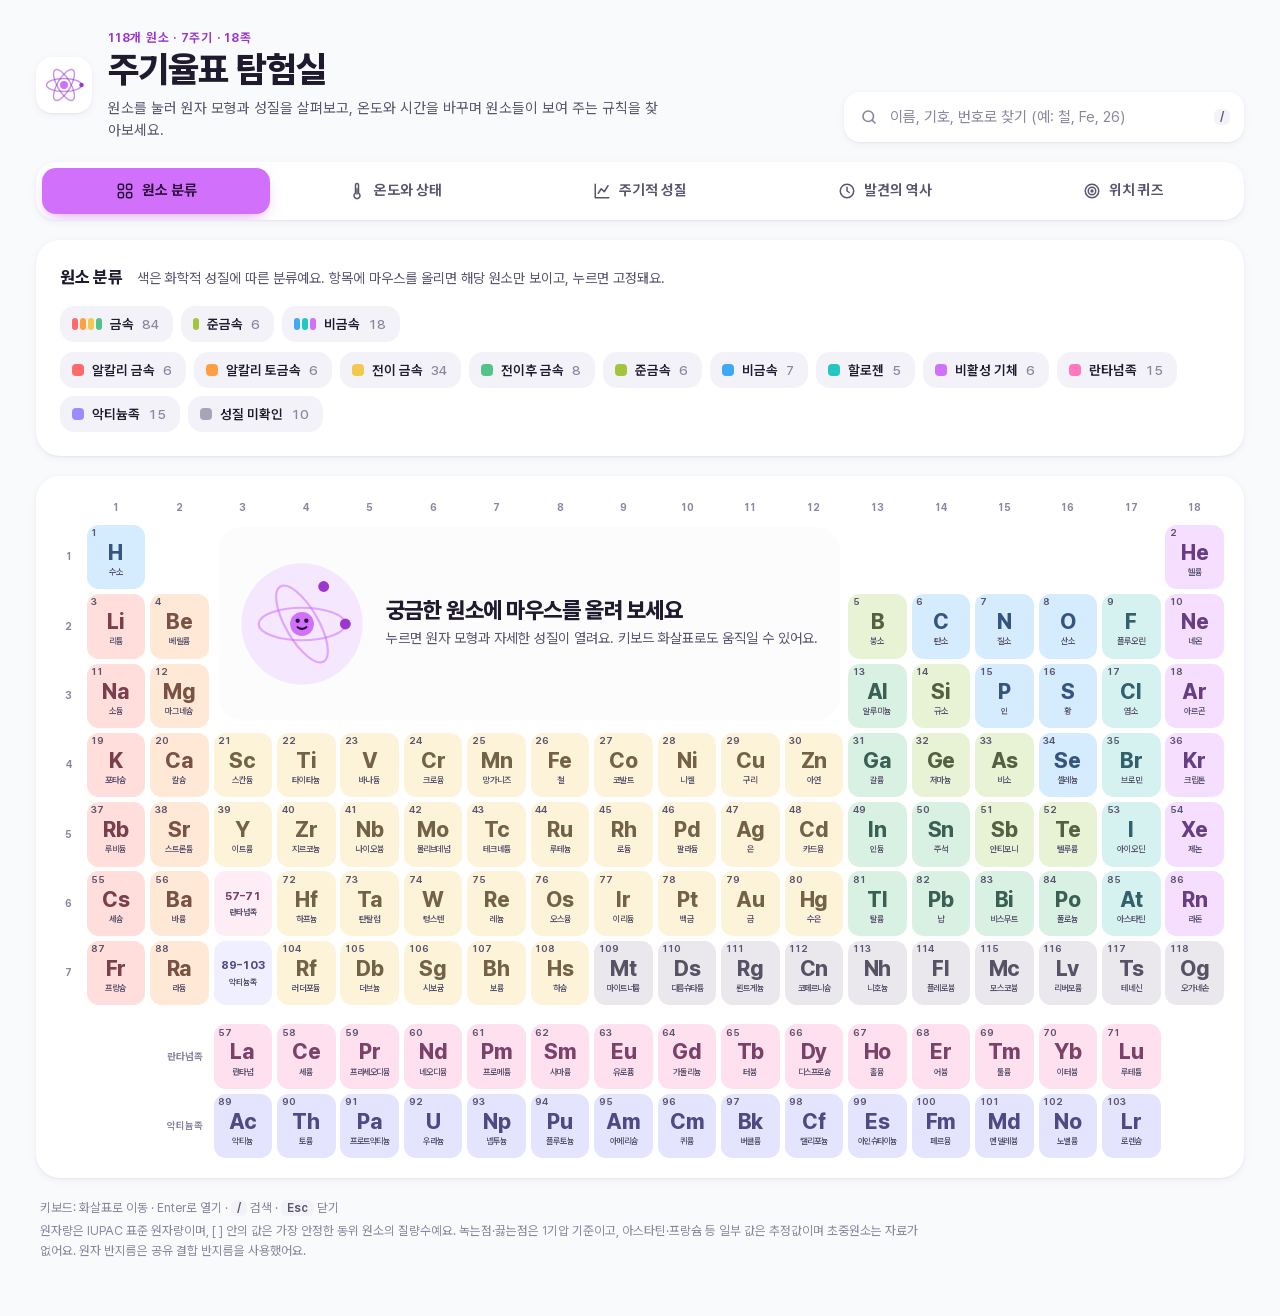
<file: index.html>
<!doctype html>
<html lang="ko">
<head>
<meta charset="utf-8">
<meta name="viewport" content="width=device-width, initial-scale=1, viewport-fit=cover">
<title>주기율표 탐험실</title>
<meta name="description" content="원소를 눌러 원자 모형과 성질을 살펴보고, 온도·성질·발견 연도를 바꾸며 주기성을 탐구하는 인터랙티브 주기율표">
<script src="fonts/tamheom-sans.js"></script>
<link rel="stylesheet" href="css/style.css">
</head>
<body>
<div class="app">

  <header class="top">
    <div class="brand">
      <div class="logo" aria-hidden="true">
        <svg viewBox="-24 -24 48 48">
          <g class="logo-orbits">
            <ellipse rx="20" ry="7.5" />
            <ellipse rx="20" ry="7.5" transform="rotate(60)" />
            <ellipse rx="20" ry="7.5" transform="rotate(120)" />
          </g>
          <circle class="logo-nuc" r="4.5" />
          <g class="logo-spin"><circle class="logo-e" cx="20" cy="0" r="2.6" /></g>
        </svg>
      </div>
      <div class="brand-text">
        <p class="eyebrow">118개 원소 · 7주기 · 18족</p>
        <h1>주기율표 탐험실</h1>
        <p class="lede">원소를 눌러 원자 모형과 성질을 살펴보고, 온도와 시간을 바꾸며 원소들이 보여 주는 규칙을 찾아보세요.</p>
      </div>
    </div>
    <label class="search" for="q">
      <svg class="s-ico" viewBox="0 0 24 24" fill="none" stroke="currentColor" stroke-width="2.2" stroke-linecap="round"><circle cx="11" cy="11" r="7"/><path d="m20 20-3.5-3.5"/></svg>
      <input id="q" type="search" autocomplete="off" spellcheck="false" placeholder="이름, 기호, 번호로 찾기 (예: 철, Fe, 26)" aria-label="원소 검색">
      <kbd aria-hidden="true">/</kbd>
    </label>
  </header>

  <nav class="tabs" role="tablist" aria-label="보기 방식" id="tabs">
    <span class="tab-ind" id="tab-ind" aria-hidden="true"></span>
    <button class="tab" role="tab" data-mode="category" aria-selected="true">
      <svg viewBox="0 0 24 24" fill="none" stroke="currentColor" stroke-width="2" stroke-linejoin="round"><rect x="3" y="3" width="7" height="7" rx="2"/><rect x="14" y="3" width="7" height="7" rx="2"/><rect x="3" y="14" width="7" height="7" rx="2"/><rect x="14" y="14" width="7" height="7" rx="2"/></svg>
      <span>원소 분류</span>
    </button>
    <button class="tab" role="tab" data-mode="state" aria-selected="false">
      <svg viewBox="0 0 24 24" fill="none" stroke="currentColor" stroke-width="2" stroke-linecap="round" stroke-linejoin="round"><path d="M14 14.76V4a2 2 0 0 0-4 0v10.76a4 4 0 1 0 4 0z"/><path d="M12 9v7"/></svg>
      <span>온도와 상태</span>
    </button>
    <button class="tab" role="tab" data-mode="trend" aria-selected="false">
      <svg viewBox="0 0 24 24" fill="none" stroke="currentColor" stroke-width="2" stroke-linecap="round" stroke-linejoin="round"><path d="M3 3v18h18"/><path d="m7 15 4-6 4 4 5-8"/></svg>
      <span>주기적 성질</span>
    </button>
    <button class="tab" role="tab" data-mode="discovery" aria-selected="false">
      <svg viewBox="0 0 24 24" fill="none" stroke="currentColor" stroke-width="2" stroke-linecap="round" stroke-linejoin="round"><circle cx="12" cy="12" r="9"/><path d="M12 7v5l3 2"/></svg>
      <span>발견의 역사</span>
    </button>
    <button class="tab" role="tab" data-mode="quiz" aria-selected="false">
      <svg viewBox="0 0 24 24" fill="none" stroke="currentColor" stroke-width="2"><circle cx="12" cy="12" r="9"/><circle cx="12" cy="12" r="5"/><circle cx="12" cy="12" r="1.2" fill="currentColor"/></svg>
      <span>위치 퀴즈</span>
    </button>
  </nav>

  <section class="card panel" id="panel" aria-live="polite">

    <div class="pane" data-pane="category">
      <div class="pane-head">
        <h2>원소 분류</h2>
        <p>색은 화학적 성질에 따른 분류예요. 항목에 마우스를 올리면 해당 원소만 보이고, 누르면 고정돼요.</p>
      </div>
      <div class="legend">
        <div class="chips" id="kind-chips"></div>
        <div class="chips" id="cat-chips"></div>
      </div>
    </div>

    <div class="pane" data-pane="state" hidden>
      <div class="pane-head">
        <h2>온도와 상태</h2>
        <p>1기압에서 온도를 바꾸면 원소가 녹고 끓어요. 슬라이더를 움직이거나 가열해 보세요.</p>
      </div>
      <div class="state-row">
        <div class="thermo">
          <span class="t-c" id="t-c">25 °C</span>
          <span class="t-k" id="t-k">298 K</span>
        </div>
        <div class="slider-wrap">
          <input class="range" id="t-range" type="range" min="0" max="1000" step="1" aria-label="온도">
          <div class="scale" id="t-scale" aria-hidden="true"></div>
        </div>
        <button class="btn primary" id="t-play" type="button">
          <svg viewBox="0 0 24 24"><path d="M7 5v14l11-7z" fill="currentColor"/></svg><span>가열하기</span>
        </button>
      </div>
      <div class="state-foot">
        <div class="chips" id="t-presets"></div>
        <div class="stats" id="t-stats"></div>
      </div>
    </div>

    <div class="pane" data-pane="trend" hidden>
      <div class="pane-head">
        <h2>주기적 성질</h2>
        <p>막대의 높이와 색이 값의 크기를 나타내요. 성질을 바꾸면서 같은 주기와 같은 족의 변화를 비교해 보세요.</p>
      </div>
      <div class="seg" id="prop-seg" role="group" aria-label="성질 선택"></div>
      <div class="trend-foot">
        <p class="prop-desc" id="prop-desc"></p>
        <div class="heat-legend" aria-hidden="true">
          <span id="h-min">0</span><span class="ramp"></span><span id="h-max">0</span>
        </div>
      </div>
    </div>

    <div class="pane" data-pane="discovery" hidden>
      <div class="pane-head">
        <h2>발견의 역사</h2>
        <p>연도를 움직이면 그때까지 알려진 원소만 나타나요. 재생을 누르면 주기율표가 채워지는 과정을 볼 수 있어요.</p>
      </div>
      <div class="state-row">
        <div class="thermo">
          <span class="t-c"><span id="y-val">1869</span>년</span>
          <span class="t-k"><b id="y-count">0</b>개 원소</span>
        </div>
        <div class="slider-wrap">
          <input class="range" id="y-range" type="range" min="1650" max="2025" step="1" aria-label="연도">
          <div class="scale" id="y-ticks" aria-hidden="true"></div>
        </div>
        <button class="btn primary" id="y-play" type="button">
          <svg viewBox="0 0 24 24"><path d="M7 5v14l11-7z" fill="currentColor"/></svg><span>재생</span>
        </button>
      </div>
      <p class="milestone" id="y-mile"></p>
    </div>

    <div class="pane" data-pane="quiz" hidden>
      <div class="quiz" id="quiz"></div>
    </div>

  </section>

  <section class="card table-card" aria-label="주기율표">
    <div class="scroller">
      <div class="pt-wrap">
        <div class="ptable loading" id="ptable" data-mode="category"></div>
      </div>
    </div>
    <div class="empty" id="empty" hidden>
      <div class="empty-card">
        <svg viewBox="0 0 120 120" aria-hidden="true">
          <circle cx="60" cy="60" r="56" style="fill:var(--primary-soft)"/>
          <path d="M50 22h20M53 22v24L34 82a10 10 0 0 0 9 15h34a10 10 0 0 0 9-15L67 46V22" style="fill:var(--surface);stroke:var(--primary-strong)" stroke-width="4" stroke-linejoin="round" stroke-linecap="round"/>
          <path d="M40 72h40l5.5 10a8 8 0 0 1-7 12H41.5a8 8 0 0 1-7-12z" style="fill:var(--primary)"/>
          <circle cx="52" cy="81" r="3" style="fill:var(--on-primary)"/>
          <circle cx="68" cy="81" r="3" style="fill:var(--on-primary)"/>
          <path d="M55.5 88q4.5 3 9 0" style="stroke:var(--on-primary)" stroke-width="2.5" fill="none" stroke-linecap="round"/>
          <circle class="bub b1" cx="61" cy="60" r="3" style="fill:var(--primary)"/>
          <circle class="bub b2" cx="56" cy="50" r="2" style="fill:var(--primary)"/>
        </svg>
        <p class="empty-title" id="empty-title">찾는 원소가 없어요</p>
        <p class="empty-sub">원소 이름(철), 기호(Fe), 원자 번호(26)나 분류 이름(할로젠)으로 찾아보세요.</p>
      </div>
    </div>
  </section>

  <section class="card chart-card" id="chart-card" hidden>
    <div class="pane-head">
      <h2 id="chart-title">원자 번호에 따른 원자 반지름</h2>
      <p>주기마다 비슷한 무늬가 되풀이되는 것을 찾아보세요. 이것이 주기성이에요.</p>
    </div>
    <div class="chart" id="chart"></div>
  </section>

  <footer class="foot">
    <p>키보드: 화살표로 이동 · Enter로 열기 · <kbd>/</kbd> 검색 · <kbd>Esc</kbd> 닫기</p>
    <p>원자량은 IUPAC 표준 원자량이며, [ ] 안의 값은 가장 안정한 동위 원소의 질량수예요. 녹는점·끓는점은 1기압 기준이고, 아스타틴·프랑슘 등 일부 값은 추정값이며 초중원소는 자료가 없어요. 원자 반지름은 공유 결합 반지름을 사용했어요.</p>
  </footer>
</div>

<div class="scrim" id="scrim"></div>
<aside class="drawer" id="drawer" aria-hidden="true" aria-labelledby="d-title" role="dialog">
  <div class="drawer-body" id="drawer-body"></div>
</aside>

<script src="js/data.js"></script>
<script src="js/core.js"></script>
<script src="js/modes.js"></script>
</body>
</html>
</file>
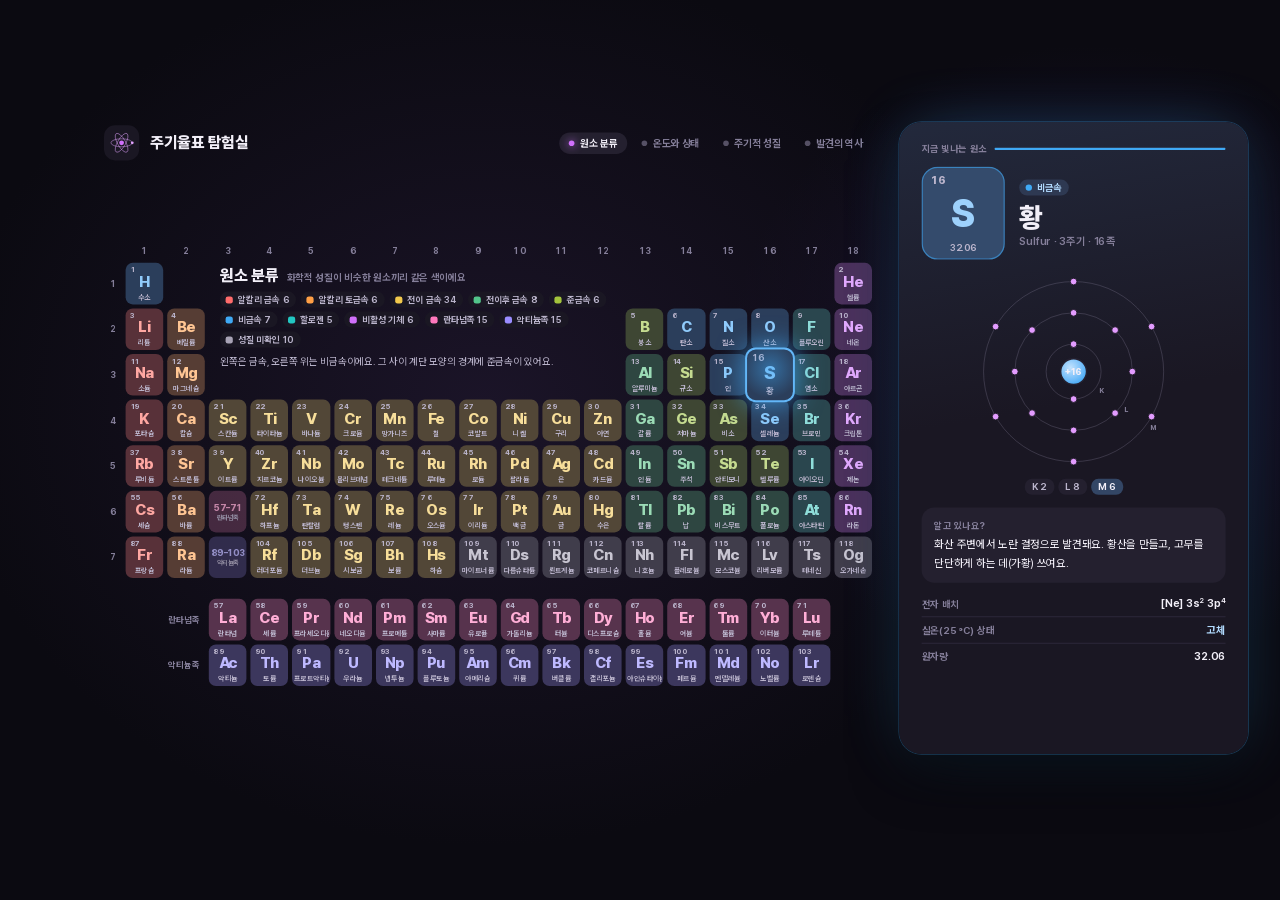
<file: wallpaper.html>
<!doctype html>
<html lang="ko" data-theme="dark">
<head>
<meta charset="utf-8">
<meta name="viewport" content="width=device-width, initial-scale=1">
<title>주기율표 배경화면</title>
<meta name="description" content="원소가 차례로 빛나고 보기 방식이 저절로 바뀌는, 바탕화면용 움직이는 주기율표">
<script src="fonts/tamheom-sans.js"></script>
<link rel="stylesheet" href="css/wallpaper.css">
</head>
<body>
<!-- 1600×900 기준으로 그리고 화면 크기에 맞춰 통째로 확대·축소해요. 왼쪽 여백은 바탕화면 아이콘 자리예요. -->
<div class="stage" id="stage">
  <header class="brand">
    <div class="logo" aria-hidden="true">
      <svg viewBox="-24 -24 48 48">
        <g class="logo-orbits">
          <ellipse rx="20" ry="7.5" />
          <ellipse rx="20" ry="7.5" transform="rotate(60)" />
          <ellipse rx="20" ry="7.5" transform="rotate(120)" />
        </g>
        <circle class="logo-nuc" r="4.5" />
        <g class="logo-spin"><circle class="logo-e" cx="20" cy="0" r="2.6" /></g>
      </svg>
    </div>
    <p class="brand-name">주기율표 탐험실</p>
    <ol class="views" id="views" aria-label="보기 순서"></ol>
  </header>

  <section class="board" aria-label="주기율표">
    <div class="wt" id="wt" data-view="category"></div>
  </section>

  <aside class="spot" id="spot" aria-live="polite"></aside>
</div>

<script src="js/data.js"></script>
<script src="js/core.js"></script>
<script src="js/wallpaper.js"></script>
</body>
</html>
</file>
<file: css/style.css>
/* Layout: 헤더(제목·검색) → 보기 탭 → 컨트롤 카드 → 주기율표 카드(빈 칸에 미리보기 창) → 성질 그래프 카드. 원소 상세는 오른쪽 서랍(모바일은 아래 시트) */
:root{
  --bg:#F8FAFC;
  --surface:#FFFFFF;
  --surface-2:#F3F2F8;
  --surface-3:#E6E3EE;
  --ink:#1F1A2E;
  --ink-2:#5A546E;
  --ink-3:#8B86A0;
  --primary:#D070FB;
  --primary-strong:#9B36D0;
  --primary-soft:#F5E7FE;
  --on-primary:#2B0A3B;
  --electron:#B24AE6;
  --good:#17905A;
  --bad:#D6453A;
  /* 원소 분류 색 */
  --c-am:#FF6B6B; --c-ae:#FF9F45; --c-tm:#F2C94C; --c-pt:#52C48A; --c-md:#A3C43C;
  --c-nm:#3FA9F5; --c-hl:#22C7C2; --c-ng:#D070FB; --c-ln:#FF78BD; --c-an:#9A8CFF; --c-uk:#A8A3B6;
  --tint:24%;
  --sym-mix:44%;
  /* 물질의 상태 */
  --solid:#7D7AA6; --liquid:#2FB4D8; --gas:#FF8A65;
  --cold:#8ED8F5; --hot:#FF8A65;
  /* 연속 색 (값의 크기) */
  --heat-lo:#F1E3FB; --heat-hi:#C47CF2;
  --shadow-sm:0 1px 2px rgba(45,20,70,.05),0 2px 8px rgba(45,20,70,.05);
  --shadow-md:0 8px 18px -6px rgba(45,20,70,.16),0 2px 6px -2px rgba(45,20,70,.08);
  --shadow-lg:0 30px 60px -16px rgba(45,20,70,.32),0 8px 20px -8px rgba(45,20,70,.12);
  --scrim:rgba(20,10,30,.35);
  --r:16px; --r-lg:24px;
  --font:"Tamheom Sans","Pretendard","Pretendard Variable",-apple-system,BlinkMacSystemFont,"Apple SD Gothic Neo","Malgun Gothic",sans-serif;
  --ease:cubic-bezier(.22,.8,.24,1);
  --spring:cubic-bezier(.2,.9,.3,1.25);
}
@media (prefers-color-scheme: dark){
  :root:not([data-theme="light"]){
    --bg:#100E17; --surface:#1A1723; --surface-2:#24202F; --surface-3:#312C3F;
    --ink:#F2EFF8; --ink-2:#BBB5CC; --ink-3:#857F9A;
    --primary-strong:#E2A3FF; --primary-soft:#362145; --on-primary:#1C0727; --electron:#E39CFF;
    --good:#4CD39A; --bad:#FF8A7A;
    --tint:30%; --sym-mix:62%;
    --solid:#9A97C9; --liquid:#4CC6E6; --gas:#FF9B7A;
    --heat-lo:#2A2236; --heat-hi:#9450C4;
    --shadow-sm:0 1px 2px rgba(0,0,0,.35),0 2px 8px rgba(0,0,0,.25);
    --shadow-md:0 10px 22px -8px rgba(0,0,0,.6),0 2px 6px -2px rgba(0,0,0,.4);
    --shadow-lg:0 30px 70px -14px rgba(0,0,0,.75);
    --scrim:rgba(0,0,0,.5);
    color-scheme:dark;
  }
}
:root[data-theme="dark"]{
  --bg:#100E17; --surface:#1A1723; --surface-2:#24202F; --surface-3:#312C3F;
  --ink:#F2EFF8; --ink-2:#BBB5CC; --ink-3:#857F9A;
  --primary-strong:#E2A3FF; --primary-soft:#362145; --on-primary:#1C0727; --electron:#E39CFF;
  --good:#4CD39A; --bad:#FF8A7A;
  --tint:30%; --sym-mix:62%;
  --solid:#9A97C9; --liquid:#4CC6E6; --gas:#FF9B7A;
  --heat-lo:#2A2236; --heat-hi:#9450C4;
  --shadow-sm:0 1px 2px rgba(0,0,0,.35),0 2px 8px rgba(0,0,0,.25);
  --shadow-md:0 10px 22px -8px rgba(0,0,0,.6),0 2px 6px -2px rgba(0,0,0,.4);
  --shadow-lg:0 30px 70px -14px rgba(0,0,0,.75);
  --scrim:rgba(0,0,0,.5);
  color-scheme:dark;
}

*,*::before,*::after{box-sizing:border-box}
[hidden]{display:none!important}
body{margin:0;background:var(--bg);color:var(--ink);font-family:var(--font);font-size:15px;line-height:1.55;-webkit-font-smoothing:antialiased}
button,input{font:inherit;color:inherit}
button{cursor:pointer;-webkit-tap-highlight-color:transparent}
:focus-visible{outline:2.5px solid var(--primary);outline-offset:2px}
kbd{font:600 12px var(--font);color:var(--ink-2);background:var(--surface-2);border-radius:6px;padding:1px 6px}

.app{max-width:1340px;margin:0 auto;padding-inline:clamp(16px,3vw,36px);padding-block:28px 56px;display:flex;flex-direction:column;gap:20px}

/* ---------- 헤더 ---------- */
.top{display:flex;flex-wrap:wrap;align-items:flex-end;justify-content:space-between;gap:16px 32px}
.brand{display:flex;gap:16px;align-items:center;min-width:0;flex:1 1 420px}
.brand-text{min-width:0}
.logo{width:56px;height:56px;flex:none;border-radius:var(--r);background:var(--surface);box-shadow:var(--shadow-sm);display:grid;place-items:center}
.logo svg{width:42px;height:42px;overflow:visible}
.logo-orbits ellipse{fill:none;stroke:var(--primary-strong);stroke-width:1.6;opacity:.55}
.logo-nuc{fill:var(--primary)}
.logo-e{fill:var(--primary-strong)}
.logo-spin{animation:spin 3.2s linear infinite}
.eyebrow{margin:0 0 2px;font-size:12.5px;font-weight:650;letter-spacing:.06em;color:var(--primary-strong)}
h1{margin:0;font-size:clamp(26px,3.1vw,36px);line-height:1.15;font-weight:800;letter-spacing:-.025em;text-wrap:balance}
.lede{margin:6px 0 0;color:var(--ink-2);font-size:14.5px;max-width:62ch}
.search{position:relative;flex:1 1 280px;max-width:400px}
.search input{width:100%;height:50px;border:0;border-radius:var(--r);background:var(--surface);box-shadow:var(--shadow-sm);padding:0 48px 0 46px;font-size:15px;transition:box-shadow .2s,transform .2s;-webkit-appearance:none;appearance:none}
.search input::-webkit-search-cancel-button{display:none}
.search input:hover{box-shadow:var(--shadow-md);transform:translateY(-1px)}
.search input:focus{outline:none;box-shadow:0 0 0 3px color-mix(in oklab,var(--primary) 45%,transparent),var(--shadow-md)}
.search input:disabled{opacity:.5;cursor:not-allowed}
.search input::placeholder{color:var(--ink-3)}
.search .s-ico{position:absolute;left:16px;top:50%;transform:translateY(-50%);width:18px;height:18px;color:var(--ink-3);pointer-events:none}
.search kbd{position:absolute;right:14px;top:50%;transform:translateY(-50%);pointer-events:none}

/* ---------- 탭 ---------- */
.tabs{position:relative;display:flex;gap:4px;padding:6px;background:var(--surface);border-radius:20px;box-shadow:var(--shadow-sm);overflow-x:auto;scrollbar-width:none}
.tabs::-webkit-scrollbar{display:none}
.tab{position:relative;z-index:1;flex:1 0 auto;display:flex;align-items:center;justify-content:center;gap:8px;height:46px;padding:0 18px;border:0;background:transparent;border-radius:14px;color:var(--ink-2);font-weight:650;font-size:14.5px;white-space:nowrap;transition:color .25s,transform .2s,background-color .2s}
.tab svg{width:18px;height:18px;flex:none}
.tab:hover{color:var(--ink);transform:translateY(-1px)}
.tab:not([aria-selected="true"]):hover{background:var(--surface-2)}
.tab:active{transform:scale(.95)}
.tab[aria-selected="true"]{color:var(--on-primary)}
.tab-ind{position:absolute;z-index:0;top:6px;left:0;height:46px;width:0;border-radius:14px;background:var(--primary);box-shadow:0 8px 18px -8px color-mix(in oklab,var(--primary) 80%,transparent);transition:transform .5s var(--spring),width .5s var(--spring)}

/* ---------- 카드 · 패널 ---------- */
.card{background:var(--surface);border-radius:var(--r-lg);box-shadow:var(--shadow-sm);padding:24px}
.panel{min-height:176px}
.pane{display:flex;flex-direction:column;gap:16px;animation:paneIn .45s var(--ease)}
@keyframes paneIn{from{opacity:0;transform:translateY(8px)}}
.pane-head{display:flex;flex-wrap:wrap;align-items:baseline;gap:4px 14px}
.pane-head h2{margin:0;font-size:17px;font-weight:750;letter-spacing:-.01em}
.pane-head p{margin:0;color:var(--ink-2);font-size:14px;max-width:80ch}

.legend{display:flex;flex-direction:column;gap:10px}
.chips{display:flex;flex-wrap:wrap;gap:8px}
.chip{display:inline-flex;align-items:center;gap:8px;height:36px;padding:0 14px 0 12px;border:0;border-radius:14px;background:var(--surface-2);color:var(--ink);font-size:13.5px;font-weight:600;white-space:nowrap;transition:transform .2s,box-shadow .2s,background-color .2s,opacity .2s}
.chip:hover{transform:translateY(-2px);box-shadow:var(--shadow-md);background:var(--surface)}
.chip:active{transform:scale(.95)}
.chip .sw{width:12px;height:12px;border-radius:4px;background:var(--c,var(--ink-3));flex:none}
.chip .ct{color:var(--ink-3);font-weight:500;font-variant-numeric:tabular-nums}
.chip[aria-pressed="true"]{background:color-mix(in oklab,var(--c,var(--primary)) 26%,var(--surface));box-shadow:inset 0 0 0 2px color-mix(in oklab,var(--c,var(--primary)) 75%,transparent)}
.chip.kind .sw{width:auto;height:12px;display:flex;gap:2px;background:none}
.chip.kind .sw i{width:6px;height:12px;border-radius:3px;background:var(--c)}

.btn{display:inline-flex;align-items:center;justify-content:center;gap:8px;height:44px;padding:0 20px;border:0;border-radius:14px;background:var(--surface-2);color:var(--ink);font-weight:650;font-size:14px;white-space:nowrap;transition:transform .2s,box-shadow .2s,filter .2s,background-color .2s}
.btn:hover{transform:translateY(-2px);box-shadow:var(--shadow-md)}
.btn:active{transform:scale(.95)}
.btn.primary{background:var(--primary);color:var(--on-primary);box-shadow:0 8px 18px -8px color-mix(in oklab,var(--primary) 85%,transparent)}
.btn.primary:hover{filter:brightness(1.06)}
.btn svg{width:16px;height:16px;flex:none}
.btn.sm{height:36px;padding:0 14px;font-size:13px;border-radius:12px}

.seg{display:flex;flex-wrap:wrap;gap:6px}
.seg button{height:40px;padding:0 16px;border:0;border-radius:14px;background:var(--surface-2);font-weight:650;font-size:14px;color:var(--ink-2);transition:transform .2s,box-shadow .2s,background-color .2s,color .2s}
.seg button:hover{transform:translateY(-2px);box-shadow:var(--shadow-md);color:var(--ink)}
.seg button:active{transform:scale(.95)}
.seg button[aria-pressed="true"]{background:var(--primary);color:var(--on-primary)}

/* 슬라이더 */
.state-row{display:grid;grid-template-columns:auto minmax(0,1fr) auto;align-items:center;gap:16px 24px}
.thermo{display:flex;flex-direction:column;min-width:128px}
.t-c{font-size:30px;font-weight:800;letter-spacing:-.02em;line-height:1.1;font-variant-numeric:tabular-nums}
.t-k{font-size:13.5px;color:var(--ink-3);font-weight:600;font-variant-numeric:tabular-nums}
.t-k b{color:var(--ink);font-weight:750}
.slider-wrap{position:relative;padding-bottom:22px;min-width:0}
.range{-webkit-appearance:none;appearance:none;width:100%;height:30px;background:transparent;margin:0;cursor:pointer}
.range:focus-visible{outline:none}
.range::-webkit-slider-runnable-track{height:12px;border-radius:999px;background:var(--track)}
.range::-moz-range-track{height:12px;border-radius:999px;background:var(--track)}
.range::-webkit-slider-thumb{-webkit-appearance:none;width:26px;height:26px;margin-top:-7px;border-radius:50%;background:var(--surface);box-shadow:0 0 0 4px var(--primary),var(--shadow-md);transition:transform .2s}
.range::-moz-range-thumb{width:20px;height:20px;border:0;border-radius:50%;background:var(--surface);box-shadow:0 0 0 4px var(--primary),var(--shadow-md)}
.range:hover::-webkit-slider-thumb{transform:scale(1.08)}
.range:active::-webkit-slider-thumb{transform:scale(.95)}
.range:focus-visible::-webkit-slider-thumb{box-shadow:0 0 0 4px var(--primary),0 0 0 9px color-mix(in oklab,var(--primary) 30%,transparent)}
#t-range{--track:linear-gradient(90deg,var(--cold),color-mix(in oklab,var(--cold) 40%,var(--primary)) 45%,var(--primary) 70%,var(--hot))}
#y-range{--track:linear-gradient(90deg,var(--surface-3),var(--primary))}
.scale{position:absolute;left:13px;right:13px;bottom:0;height:18px}
.scale span{position:absolute;top:0;transform:translateX(-50%);font-size:11.5px;color:var(--ink-3);font-weight:600;white-space:nowrap;font-variant-numeric:tabular-nums}
.scale span::before{content:"";position:absolute;left:50%;top:-6px;width:2px;height:4px;border-radius:2px;background:var(--surface-3)}
.scale span.mile{width:8px;height:8px;top:-1px;border-radius:50%;background:var(--surface-3);font-size:0}
.scale span.mile.on{background:var(--primary)}
.scale span.mile::before{display:none}
.state-foot{display:flex;flex-wrap:wrap;justify-content:space-between;align-items:center;gap:12px 24px}
.stats{display:flex;flex-wrap:wrap;gap:6px 16px;font-size:13.5px;color:var(--ink-2)}
.stats span{display:inline-flex;align-items:center;gap:6px}
.stats b{color:var(--ink);font-variant-numeric:tabular-nums;min-width:2ch}
.stats i{width:14px;height:14px;border-radius:5px;display:inline-block}
.stats .k-solid{background:color-mix(in oklab,var(--solid) 45%,var(--surface))}
.stats .k-liquid{background:color-mix(in oklab,var(--liquid) 55%,var(--surface))}
.stats .k-gas{background:color-mix(in oklab,var(--gas) 45%,var(--surface))}
.stats .k-unknown{background:repeating-linear-gradient(135deg,var(--surface-2) 0 3px,var(--surface-3) 3px 5px)}
.trend-foot{display:flex;flex-wrap:wrap;justify-content:space-between;align-items:center;gap:12px 24px}
.prop-desc{margin:0;color:var(--ink-2);font-size:14px;max-width:72ch;flex:1 1 360px}
.heat-legend{display:flex;align-items:center;gap:10px;font-size:12.5px;color:var(--ink-3);font-weight:600;font-variant-numeric:tabular-nums}
.heat-legend .ramp{width:140px;height:12px;border-radius:999px;background:linear-gradient(90deg,var(--heat-lo),var(--heat-hi))}
.milestone{margin:0;display:flex;align-items:center;gap:10px;font-size:14.5px;color:var(--ink-2);min-height:24px}
.milestone b{color:var(--primary-strong);font-weight:750;font-variant-numeric:tabular-nums}
.milestone.flash{animation:paneIn .5s var(--ease)}

/* ---------- 퀴즈 ---------- */
.quiz{display:grid;grid-template-columns:minmax(0,1fr) auto;gap:16px 32px;align-items:center}
.q-step{margin:0;font-size:13px;color:var(--ink-3);font-weight:650}
.q-prompt{margin:4px 0 0;font-size:clamp(19px,2.1vw,25px);font-weight:750;letter-spacing:-.015em;line-height:1.35}
.q-key{display:inline-flex;align-items:baseline;gap:6px;padding:2px 12px;border-radius:12px;background:var(--primary-soft);color:var(--ink)}
.q-key b{font-weight:800}
.q-fb{margin:8px 0 0;min-height:24px;font-size:14.5px;color:var(--ink-2)}
.q-fb.good{color:var(--good);font-weight:650}
.q-fb.bad{color:var(--bad);font-weight:650}
.q-dots{display:flex;gap:6px;margin-top:10px}
.q-dots i{width:22px;height:6px;border-radius:999px;background:var(--surface-3);transition:background-color .3s,transform .3s}
.q-dots i.now{background:var(--primary);transform:scaleY(1.4)}
.q-dots i.ok{background:var(--good)}
.q-dots i.miss{background:color-mix(in oklab,var(--bad) 70%,var(--surface))}
.q-side{display:flex;flex-direction:column;align-items:flex-end;gap:10px}
.q-score{font-size:14px;color:var(--ink-2);font-weight:600}
.q-score b{font-size:26px;color:var(--ink);font-weight:800;margin-right:2px;font-variant-numeric:tabular-nums}
.q-actions{display:flex;flex-wrap:wrap;gap:8px;justify-content:flex-end}
.q-result{display:flex;align-items:center;gap:18px}
.q-result svg{width:64px;height:64px;flex:none}
.q-result .star{animation:pop .7s var(--spring)}

/* ---------- 주기율표 ---------- */
.table-card{position:relative;padding:20px}
.scroller{overflow-x:auto;overflow-y:hidden;padding:10px 8px 12px;margin:-10px -8px -12px;scrollbar-width:thin}
.pt-wrap{min-width:880px;container-type:inline-size}
.ptable{display:grid;grid-template-columns:clamp(18px,2.2cqw,30px) repeat(18,minmax(0,1fr));gap:clamp(3px,.42cqw,6px);position:relative}
.hdr{display:flex;align-items:center;justify-content:center;font-size:clamp(9.5px,.86cqw,12.5px);font-weight:700;color:var(--ink-3);border-radius:8px;transition:color .2s,background-color .2s;font-variant-numeric:tabular-nums}
.hdr.g{height:24px}
.hdr.on{color:var(--on-primary);background:var(--primary)}
.spacer{grid-column:1/-1;height:clamp(4px,.8cqw,12px)}
.flabel{grid-column:1/4;display:flex;align-items:center;justify-content:flex-end;padding-right:6px;font-size:clamp(9.5px,.86cqw,12.5px);font-weight:700;color:var(--ink-3);transition:color .2s}
.flabel.on{color:var(--primary-strong)}
.ph{border:0;padding:0;border-radius:clamp(8px,1cqw,14px);background:color-mix(in oklab,var(--c) 14%,var(--surface));color:var(--ink-2);display:flex;flex-direction:column;align-items:center;justify-content:center;gap:1px;font-size:clamp(7.5px,.72cqw,10.5px);font-weight:650;transition:transform .2s,box-shadow .2s,opacity .35s,filter .35s}
.ph b{font-size:clamp(9px,.95cqw,13px);font-weight:750;color:color-mix(in oklab,var(--c) var(--sym-mix),var(--ink));font-variant-numeric:tabular-nums}
.ph:hover{transform:translateY(-2px);box-shadow:var(--shadow-md)}
.ph:active{transform:scale(.95)}
.ph.dim{opacity:.16;filter:saturate(.2)}

.el{position:relative;aspect-ratio:1/1.1;min-width:0;border:0;padding:0;border-radius:clamp(8px,1cqw,14px);
  background:var(--surface-2);background:color-mix(in oklab,var(--c) var(--tint),var(--surface));color:var(--ink);
  display:flex;flex-direction:column;align-items:center;justify-content:center;overflow:hidden;isolation:isolate;
  transition:transform .22s var(--ease),box-shadow .22s,opacity .35s,filter .35s,outline-color .3s,background-color .55s var(--wd,0ms)}
.el .num{position:absolute;top:5%;left:8%;font-size:clamp(8px,.82cqw,11.5px);font-weight:650;color:var(--ink-2);line-height:1;font-variant-numeric:tabular-nums;transition:opacity .2s}
.el .sym{font-size:clamp(15px,1.85cqw,25px);font-weight:760;line-height:1;margin-top:9%;letter-spacing:-.01em;color:color-mix(in oklab,var(--c) var(--sym-mix),var(--ink));transition:color .4s,opacity .2s}
.el .name{margin-top:6%;max-width:100%;padding:0 2px;font-size:clamp(7.5px,.74cqw,10.5px);font-weight:560;color:var(--ink-2);white-space:nowrap;overflow:hidden;line-height:1.2;transition:opacity .2s}
.el[data-long] .name{letter-spacing:-.06em}
.el .val{display:none;margin-top:6%;font-size:clamp(7.5px,.76cqw,11px);font-weight:650;color:var(--ink-2);font-variant-numeric:tabular-nums;white-space:nowrap;line-height:1.2}
@media (hover:hover){.el:hover{transform:translateY(-3px) scale(1.08);box-shadow:var(--shadow-md);z-index:3}}
.el:active{transform:scale(.95)}
.el:focus-visible{outline-offset:1px;z-index:4}
.el.sel{box-shadow:0 0 0 2.5px var(--primary),0 8px 20px -6px color-mix(in oklab,var(--primary) 70%,transparent);z-index:2}
.el.linked{transform:translateY(-3px) scale(1.08);box-shadow:0 0 0 2.5px var(--primary),var(--shadow-md);z-index:3}
.el.dim{opacity:.14;filter:saturate(.2)}
.el.match{animation:ping 1.5s ease-out infinite;z-index:2}
.ptable.waving .el{--wd:calc(var(--col) * 22ms)}

/* 처음 불러올 때: 스켈레톤 → 원자 번호 순으로 등장 */
.ptable.loading .el,.ptable.loading .ph{background:linear-gradient(100deg,var(--surface-2) 30%,var(--surface-3) 50%,var(--surface-2) 70%);background-size:300% 100%;animation:shimmer 1.3s linear infinite}
.ptable.loading .el>*,.ptable.loading .ph>*,.ptable.loading .inset-inner>*{visibility:hidden}
.ptable.loading .inset-inner{background:linear-gradient(100deg,var(--surface-2) 30%,var(--surface-3) 50%,var(--surface-2) 70%);background-size:300% 100%;animation:shimmer 1.3s linear infinite}
.ptable.intro .el{animation:pop .6s var(--spring) backwards;animation-delay:calc(var(--i) * 7ms)}
.ptable.intro .ph,.ptable.intro .inset-inner{animation:pop .6s var(--spring) backwards;animation-delay:.25s}

/* 상태 모드 */
.matter{position:absolute;left:0;right:0;bottom:0;height:0;z-index:-1;background-color:color-mix(in oklab,var(--solid) 30%,var(--surface));transition:height .8s var(--ease),background-color .6s}
.matter::before{content:"";position:absolute;left:0;bottom:calc(100% - 1px);width:calc(100% + 24px);height:7px;background-color:inherit;opacity:0;transition:opacity .4s;
  -webkit-mask:url("data:image/svg+xml,%3Csvg xmlns='http://www.w3.org/2000/svg' viewBox='0 0 24 7' preserveAspectRatio='none'%3E%3Cpath d='M0 4C4 0 8 0 12 4S20 8 24 4V7H0Z'/%3E%3C/svg%3E") repeat-x left bottom/24px 7px;
  mask:url("data:image/svg+xml,%3Csvg xmlns='http://www.w3.org/2000/svg' viewBox='0 0 24 7' preserveAspectRatio='none'%3E%3Cpath d='M0 4C4 0 8 0 12 4S20 8 24 4V7H0Z'/%3E%3C/svg%3E") repeat-x left bottom/24px 7px}
.gas{position:absolute;left:0;right:0;top:0;height:calc(100% + 22px);z-index:-1;opacity:0;pointer-events:none;transition:opacity .6s;
  background-image:radial-gradient(circle at 25% 30%,var(--gas) 0 1.6px,transparent 2.3px),radial-gradient(circle at 70% 75%,color-mix(in oklab,var(--gas) 70%,transparent) 0 1.2px,transparent 1.9px);
  background-size:16px 22px,13px 22px}
.ptable[data-mode="state"] .el{background:var(--surface-2)}
.ptable[data-mode="state"] .el .sym{color:var(--ink)}
.ptable[data-mode="state"] .el.s-solid .matter{height:100%;background-image:radial-gradient(circle,color-mix(in oklab,var(--solid) 55%,transparent) 0 1px,transparent 1.6px);background-size:7px 7px}
.ptable[data-mode="state"] .el.s-liquid .matter{height:52%;background-color:color-mix(in oklab,var(--liquid) 40%,var(--surface))}
.ptable[data-mode="state"] .el.s-liquid .matter::before{opacity:1;animation:wave 1.8s linear infinite}
.ptable[data-mode="state"] .el.s-gas{background:color-mix(in oklab,var(--gas) 14%,var(--surface))}
.ptable[data-mode="state"] .el.s-gas .gas{opacity:1;animation:rise 2.6s linear infinite}
.ptable[data-mode="state"] .el.s-unknown{background:repeating-linear-gradient(135deg,var(--surface-2) 0 5px,var(--surface-3) 5px 7px)}
.ptable[data-mode="state"] .el.s-unknown .sym{color:var(--ink-3)}

/* 성질 모드 */
.bar{position:absolute;left:0;right:0;bottom:0;height:0;z-index:-1;
  background:color-mix(in oklab,var(--heat-hi) calc(var(--t,0) * 100%),var(--heat-lo));
  transition:height .9s var(--ease) var(--bd,0ms),background-color .9s var(--bd,0ms)}
.ptable[data-mode="trend"] .el{background:var(--surface-2);--bd:calc(var(--col) * 24ms)}
.ptable[data-mode="trend"] .el .bar{height:calc(var(--t,0) * 100%)}
.ptable[data-mode="trend"] .el .sym{color:var(--ink)}
.ptable[data-mode="trend"] .el .name{display:none}
.ptable[data-mode="trend"] .el .val{display:block}
.ptable[data-mode="trend"] .el.na{background:repeating-linear-gradient(135deg,var(--surface-2) 0 5px,var(--surface-3) 5px 7px)}
.ptable[data-mode="trend"] .el.na .sym,.ptable[data-mode="trend"] .el.na .val{color:var(--ink-3)}

/* 발견 모드 */
.ptable[data-mode="discovery"] .el.ghost{background:transparent;outline:1.5px dashed var(--surface-3);outline-offset:-1.5px}
.ptable[data-mode="discovery"] .el.ghost>*{opacity:.3}
.ptable[data-mode="discovery"] .el.ghost .sym{color:var(--ink-3)}
.el.born{animation:born .8s var(--spring)}

/* 퀴즈 모드 */
.ptable[data-mode="quiz"] .el.qh{background:var(--surface-2)}
.ptable[data-mode="quiz"] .el.qh>.num,.ptable[data-mode="quiz"] .el.qh>.sym,.ptable[data-mode="quiz"] .el.qh>.name{opacity:0}
.ptable[data-mode="quiz"] .el.qx{opacity:.2;pointer-events:none}
.el.flip{animation:flip .36s ease-in-out}
.el.shake{animation:shake .45s}
.el.burst{animation:burst .9s ease-out}
.el.hint{animation:ping 1.1s ease-out infinite;z-index:2}

/* 미리보기 창 (전이 금속 위 빈 공간) */
.inset{grid-column:4/14;grid-row:2/5;position:relative;container-type:size;min-height:0}
.inset-inner{position:absolute;inset:2px 4px 8px;display:flex;gap:clamp(10px,3.4cqw,24px);align-items:center;padding:clamp(8px,6cqh,18px) clamp(10px,3cqw,22px);border-radius:var(--r-lg);background:var(--surface-2);background:color-mix(in oklab,var(--c,var(--surface-3)) 11%,var(--surface));transition:background-color .35s}
.ins-tile{flex:none;height:100%;aspect-ratio:1/1.1;border-radius:var(--r);background:color-mix(in oklab,var(--c) 34%,var(--surface));display:flex;flex-direction:column;align-items:center;justify-content:center;position:relative;box-shadow:var(--shadow-sm)}
.ins-num{position:absolute;top:7%;left:9%;font-size:max(10px,8cqh);font-weight:700;color:var(--ink-2);line-height:1;font-variant-numeric:tabular-nums}
.ins-sym{font-size:38cqh;font-weight:800;line-height:1;margin-top:6%;letter-spacing:-.02em;color:color-mix(in oklab,var(--c) var(--sym-mix),var(--ink))}
.ins-mass{font-size:max(9.5px,7.5cqh);color:var(--ink-2);margin-top:5%;font-weight:600;font-variant-numeric:tabular-nums}
.ins-body{min-width:0;display:flex;flex-direction:column;gap:clamp(1px,2.2cqh,6px)}
.ins-cat{display:inline-flex;align-items:center;gap:6px;font-size:clamp(10.5px,7cqh,13.5px);font-weight:650;color:var(--ink-2)}
.ins-cat i{width:10px;height:10px;border-radius:3px;background:var(--c);flex:none}
.ins-name{margin:0;font-size:clamp(16px,15cqh,32px);font-weight:800;letter-spacing:-.02em;line-height:1.15;white-space:nowrap;overflow:hidden;text-overflow:ellipsis}
.ins-name small{font-size:.5em;font-weight:600;color:var(--ink-3);margin-left:8px;letter-spacing:0}
.ins-line{margin:0;font-size:clamp(10.5px,7cqh,14px);color:var(--ink-2);white-space:nowrap;overflow:hidden;text-overflow:ellipsis}
.ins-line b{color:var(--ink);font-weight:700}
.ins-line sup{font-size:.68em;line-height:0}
.swap{animation:insIn .25s var(--ease)}
@keyframes insIn{from{opacity:0;transform:translateY(4px)}}
.ins-empty{display:flex;align-items:center;gap:clamp(10px,3cqw,22px)}
.ins-empty svg{height:min(100cqh,130px);width:auto;flex:none;max-height:100%}
.ins-empty .ins-name{white-space:normal;font-size:clamp(15px,11cqh,24px)}
.ins-empty .ins-line{white-space:normal}
.ill-ring{fill:none;stroke:var(--primary);stroke-width:2;opacity:.55}
.ill-nuc{fill:var(--primary)}
.ill-e{fill:var(--primary-strong)}
.ill-bg{fill:var(--primary-soft)}

/* 검색 결과 없음 */
.empty{position:absolute;inset:0;display:grid;place-items:center;pointer-events:none;z-index:6}
.empty-card{pointer-events:auto;max-width:340px;margin:16px;text-align:center;background:var(--surface);border-radius:var(--r-lg);box-shadow:var(--shadow-lg);padding:28px 28px 24px;animation:pop .5s var(--spring)}
.empty-card svg{width:96px;height:96px}
.empty-title{margin:10px 0 4px;font-size:17px;font-weight:750}
.empty-sub{margin:0;color:var(--ink-2);font-size:14px}
.bub{animation:bubble 2.4s ease-in-out infinite}
.bub.b2{animation-delay:.8s}

/* ---------- 그래프 ---------- */
.chart-card{display:flex;flex-direction:column;gap:12px;animation:paneIn .5s var(--ease)}
.chart{position:relative;width:100%;min-height:200px;touch-action:pan-y}
.chart svg{display:block;width:100%;height:auto;overflow:visible}
.ch-band{fill:var(--surface-2)}
.ch-grid{stroke:var(--surface-3);stroke-width:1}
.ch-axis{fill:var(--ink-3);font-size:11px;font-weight:600;font-variant-numeric:tabular-nums}
.ch-per{fill:var(--ink-3);font-size:11px;font-weight:700;text-anchor:middle}
.ch-area{fill:color-mix(in oklab,var(--primary) 14%,transparent)}
.ch-line{fill:none;stroke:var(--primary-strong);stroke-width:2;stroke-linejoin:round;stroke-linecap:round;stroke-dasharray:var(--len);stroke-dashoffset:var(--len);animation:draw 1.2s var(--ease) forwards}
.ch-pt{fill:var(--primary-strong)}
.ch-mark{fill:var(--primary);stroke:var(--surface);stroke-width:2}
.ch-lab{fill:var(--ink-2);font-size:11px;font-weight:700;text-anchor:middle;paint-order:stroke;stroke:var(--surface);stroke-width:3px}
.ch-cross{stroke:var(--ink-3);stroke-width:1;stroke-dasharray:3 3}
.ch-dot{fill:var(--surface);stroke:var(--primary-strong);stroke-width:2.5}
.ch-hover{opacity:0;transition:opacity .15s}
.ch-hover.on{opacity:1}
.tip{position:absolute;left:0;top:0;pointer-events:none;background:var(--surface);box-shadow:var(--shadow-md);border-radius:12px;padding:8px 12px;font-size:13px;white-space:nowrap;opacity:0;transition:opacity .15s;z-index:2}
.tip.on{opacity:1}
.tip b{font-weight:750}
.tip span{color:var(--ink-2)}

/* ---------- 상세 서랍 ---------- */
.scrim{position:fixed;inset:0;z-index:40;background:var(--scrim);opacity:0;pointer-events:none;transition:opacity .3s}
.drawer{position:fixed;z-index:50;top:calc(12px + env(safe-area-inset-top,0px));right:12px;bottom:calc(12px + env(safe-area-inset-bottom,0px));width:min(440px,calc(100% - 24px));background:var(--surface);border-radius:28px;box-shadow:var(--shadow-lg);transform:translateX(calc(100% + 32px));visibility:hidden;transition:transform .5s var(--ease),visibility 0s linear .5s;display:flex;flex-direction:column;overflow:hidden}
.drawer.open{transform:none;visibility:visible;transition:transform .5s var(--ease),visibility 0s}
.drawer-body{overflow-y:auto;padding:24px;display:flex;flex-direction:column;gap:18px;overscroll-behavior:contain;--c:var(--primary)}
@media (max-width:760px){
  .drawer{top:auto;left:8px;right:8px;bottom:calc(8px + env(safe-area-inset-bottom,0px));width:auto;height:min(86%,760px);transform:translateY(calc(100% + 32px))}
  .drawer.open{transform:none}
  .scrim.on{opacity:1;pointer-events:auto}
}
.d-head{display:flex;gap:16px;align-items:flex-start}
.d-tile{width:100px;flex:none;aspect-ratio:1/1.1;border-radius:20px;background:color-mix(in oklab,var(--c) 34%,var(--surface));position:relative;display:flex;flex-direction:column;align-items:center;justify-content:center;box-shadow:var(--shadow-sm);animation:pop .55s var(--spring)}
.d-num{position:absolute;top:9px;left:11px;font-size:12.5px;font-weight:700;color:var(--ink-2);font-variant-numeric:tabular-nums}
.d-sym{font-size:42px;font-weight:800;line-height:1;margin-top:6px;color:color-mix(in oklab,var(--c) var(--sym-mix),var(--ink))}
.d-mass{font-size:11.5px;color:var(--ink-2);margin-top:5px;font-weight:600;font-variant-numeric:tabular-nums}
.d-titles{flex:1;min-width:0;display:flex;flex-direction:column;align-items:flex-start;gap:4px}
.d-titles h2{margin:0;font-size:28px;font-weight:800;letter-spacing:-.02em;line-height:1.15;text-wrap:balance}
.d-titles h2 small{font-size:15px;color:var(--ink-3);font-weight:600;letter-spacing:0}
.d-en{margin:0;color:var(--ink-2);font-size:14px}
.badges{display:flex;flex-wrap:wrap;gap:6px}
.badge{display:inline-flex;align-items:center;gap:6px;height:26px;padding:0 10px;border-radius:10px;background:color-mix(in oklab,var(--c) 20%,var(--surface));font-size:12.5px;font-weight:650}
.badge i{width:9px;height:9px;border-radius:3px;background:var(--c)}
.badge.radio{--c:var(--gas)}
.icon-btn{width:40px;height:40px;flex:none;border:0;border-radius:14px;background:var(--surface-2);display:grid;place-items:center;color:var(--ink-2);transition:transform .2s,box-shadow .2s,color .2s}
.icon-btn:hover{transform:translateY(-2px);box-shadow:var(--shadow-md);color:var(--ink)}
.icon-btn:active{transform:scale(.95)}
.icon-btn svg{width:18px;height:18px}
.d-atom{background:var(--surface-2);border-radius:var(--r-lg);padding:20px 20px 16px;display:flex;flex-direction:column;align-items:center;gap:12px}
.d-atom-head{align-self:stretch;display:flex;justify-content:space-between;align-items:center;gap:8px}
.d-label{margin:0;font-size:12.5px;font-weight:700;letter-spacing:.04em;color:var(--ink-3)}
.bohr{width:min(100%,290px);height:auto;overflow:visible}
.ring{fill:none;stroke:color-mix(in oklab,var(--ink-3) 40%,transparent);stroke-width:1}
.orbit{transform-box:fill-box;transform-origin:center;animation:spin var(--dur) linear infinite}
.orbit.rev{animation-direction:reverse}
.e{fill:var(--electron);stroke:var(--surface-2);stroke-width:1.2;transform-box:fill-box;transform-origin:center;animation:eIn .45s var(--spring) backwards}
.nuc{stroke:var(--surface-2);stroke-width:2}
.nuc-t{font-size:12px;font-weight:800;fill:var(--ink);text-anchor:middle;dominant-baseline:central}
.shl{font-size:9.5px;fill:var(--ink-3);font-weight:700;paint-order:stroke;stroke:var(--surface-2);stroke-width:3px;dominant-baseline:central}
.shells{display:flex;flex-wrap:wrap;justify-content:center;gap:6px}
.shells span{display:inline-flex;align-items:baseline;gap:4px;padding:4px 10px;border-radius:10px;background:var(--surface);font-size:13px;font-weight:650;color:var(--ink-2);font-variant-numeric:tabular-nums}
.shells span b{color:var(--ink);font-weight:800}
.shells span.outer{background:var(--primary);color:var(--on-primary)}
.shells span.outer b{color:var(--on-primary)}
.d-fact{margin:0;padding:16px 18px;border-radius:var(--r);background:color-mix(in oklab,var(--c) 15%,var(--surface));font-size:14.5px;line-height:1.7}
.d-fact .d-label{display:flex;align-items:center;gap:6px;margin-bottom:4px;color:var(--ink-2)}
.d-fact svg{width:15px;height:15px}
.d-grid{display:grid;grid-template-columns:1fr 1fr;gap:8px;margin:0}
.kv{background:var(--surface-2);border-radius:var(--r);padding:12px 14px;min-width:0}
.kv.wide{grid-column:1/-1}
.kv dt{font-size:12px;font-weight:650;color:var(--ink-3);margin-bottom:2px}
.kv dd{margin:0;font-size:15px;font-weight:700;font-variant-numeric:tabular-nums;overflow-wrap:anywhere}
.kv dd small{font-size:12px;font-weight:550;color:var(--ink-3)}
.kv dd sup{font-size:.68em}
.conf-full{display:block;margin-top:4px;font-size:12.5px;font-weight:550;color:var(--ink-2);line-height:1.6}
.fam{display:flex;flex-wrap:wrap;gap:6px}
.fam button{width:48px;aspect-ratio:1/1.05;border:0;border-radius:12px;background:color-mix(in oklab,var(--c) var(--tint),var(--surface));display:flex;flex-direction:column;align-items:center;justify-content:center;gap:1px;transition:transform .2s,box-shadow .2s}
.fam button:hover{transform:translateY(-2px);box-shadow:var(--shadow-md)}
.fam button:active{transform:scale(.95)}
.fam button b{font-size:16px;font-weight:780;line-height:1;color:color-mix(in oklab,var(--c) var(--sym-mix),var(--ink))}
.fam button span{font-size:10px;color:var(--ink-2);font-weight:650;font-variant-numeric:tabular-nums}
.fam button.me{box-shadow:0 0 0 2.5px var(--primary)}
.d-nav{display:grid;grid-template-columns:1fr 1fr;gap:8px}
.d-nav .btn{justify-content:space-between;height:auto;padding:12px 14px;border-radius:var(--r)}
.d-nav .btn span{display:flex;flex-direction:column;align-items:flex-start;line-height:1.3}
.d-nav .btn.next span{align-items:flex-end}
.d-nav small{font-size:11.5px;color:var(--ink-3);font-weight:600}
.d-nav .btn[disabled]{opacity:.35;pointer-events:none}

.foot{display:flex;flex-direction:column;gap:4px;color:var(--ink-3);font-size:12.5px;padding-inline:4px}
.foot p{margin:0;max-width:110ch}

/* ---------- 애니메이션 ---------- */
@keyframes spin{to{transform:rotate(360deg)}}
@keyframes shimmer{from{background-position:100% 0}to{background-position:0 0}}
@keyframes pop{from{opacity:0;transform:translateY(10px) scale(.7)}}
@keyframes wave{to{transform:translateX(-24px)}}
@keyframes rise{to{transform:translateY(-22px)}}
@keyframes born{0%{transform:scale(.3);opacity:0;box-shadow:0 0 0 0 color-mix(in oklab,var(--c) 85%,transparent)}55%{transform:scale(1.15);opacity:1}100%{transform:none;box-shadow:0 0 0 14px transparent}}
@keyframes flip{50%{transform:perspective(500px) rotateY(90deg)}}
@keyframes shake{20%{transform:translateX(-5px)}40%{transform:translateX(5px)}60%{transform:translateX(-3px)}80%{transform:translateX(2px)}}
@keyframes burst{0%{box-shadow:0 0 0 0 color-mix(in oklab,var(--good) 80%,transparent);transform:scale(1.15)}100%{box-shadow:0 0 0 16px transparent;transform:none}}
@keyframes ping{0%{box-shadow:0 0 0 0 color-mix(in oklab,var(--primary) 80%,transparent)}100%{box-shadow:0 0 0 12px transparent}}
@keyframes eIn{from{opacity:0;transform:scale(0)}}
@keyframes draw{to{stroke-dashoffset:0}}
@keyframes bubble{0%,100%{transform:translateY(0);opacity:1}50%{transform:translateY(-6px);opacity:.5}}

/* ---------- 반응형 ---------- */
@media (max-width:860px){
  .state-row{grid-template-columns:1fr auto}
  .state-row .slider-wrap{grid-column:1/-1;grid-row:2}
  .quiz{grid-template-columns:1fr}
  .q-side{align-items:flex-start}
  .q-actions{justify-content:flex-start}
}
@media (max-width:640px){
  .card{padding:20px 18px}
  .table-card{padding:16px 14px}
  .tab{padding:0 14px;font-size:14px}
  .tab span{display:inline}
  .t-c{font-size:26px}
  .d-tile{width:84px}
  .d-sym{font-size:34px}
  .d-titles h2{font-size:24px}
}
@media (prefers-reduced-motion:reduce){
  *,*::before,*::after{animation-duration:.001ms!important;animation-iteration-count:1!important;animation-delay:0s!important;transition-duration:.001ms!important;transition-delay:0s!important}
}
</file>
<file: css/wallpaper.css>
/* 주기율표 배경화면 — 1600×900 무대를 화면에 맞춰 확대해요. 왼쪽 130px은 바탕화면 아이콘, 아래 70px은 작업 표시줄 자리예요.
   색 토큰은 css/style.css의 어두운 테마와 같아요. */
:root{
  --bg:#0B0A11; --surface:#1A1723; --surface-2:#24202F; --surface-3:#312C3F;
  --ink:#F2EFF8; --ink-2:#BBB5CC; --ink-3:#857F9A;
  --primary:#D070FB; --primary-strong:#E2A3FF; --on-primary:#1C0727; --electron:#E39CFF;
  --c-am:#FF6B6B; --c-ae:#FF9F45; --c-tm:#F2C94C; --c-pt:#52C48A; --c-md:#A3C43C;
  --c-nm:#3FA9F5; --c-hl:#22C7C2; --c-ng:#D070FB; --c-ln:#FF78BD; --c-an:#9A8CFF; --c-uk:#A8A3B6;
  --tint:30%; --sym-mix:62%;
  --solid:#9A97C9; --liquid:#4CC6E6; --gas:#FF9B7A;
  --heat-lo:#2A2236; --heat-hi:#C47CF2;
  --font:"Tamheom Sans","Pretendard","Pretendard Variable",-apple-system,BlinkMacSystemFont,"Apple SD Gothic Neo","Malgun Gothic",sans-serif;
  --ease:cubic-bezier(.22,.8,.24,1);
  --spring:cubic-bezier(.2,.9,.3,1.25);
  color-scheme:dark;
}
*,*::before,*::after{box-sizing:border-box}
[hidden]{display:none!important}
html,body{margin:0;height:100%;overflow:hidden}
body{
  background:
    radial-gradient(60% 70% at 38% 45%,#1B1428 0%,transparent 70%),
    radial-gradient(40% 50% at 85% 40%,#1A1230 0%,transparent 70%),
    var(--bg);
  color:var(--ink);font-family:var(--font);-webkit-font-smoothing:antialiased;
  cursor:default;user-select:none;
}

.stage{position:absolute;left:50%;top:50%;width:1600px;height:900px;transform:translate(-50%,-50%) scale(var(--s,1));transform-origin:center}

/* ---------- 머리 ---------- */
.brand{position:absolute;left:130px;top:44px;width:960px;display:flex;align-items:center;gap:14px}
.logo{width:44px;height:44px;border-radius:14px;background:var(--surface);display:grid;place-items:center}
.logo svg{width:32px;height:32px;overflow:visible}
.logo-orbits ellipse{fill:none;stroke:var(--primary-strong);stroke-width:1.6;opacity:.55}
.logo-nuc{fill:var(--primary)}
.logo-e{fill:var(--primary-strong)}
.logo-spin{animation:spin 3.2s linear infinite}
.brand-name{margin:0;font-size:20px;font-weight:800;letter-spacing:-.01em}
.views{margin:0 0 0 auto;padding:0;list-style:none;display:flex;gap:6px}
.views li{display:flex;align-items:center;gap:7px;padding:6px 12px;border-radius:999px;font-size:13px;font-weight:650;color:var(--ink-3);background:transparent;transition:background .6s var(--ease),color .6s var(--ease)}
.views li i{width:7px;height:7px;border-radius:50%;background:currentColor;opacity:.6}
.views li.on{background:var(--surface-2);color:var(--ink)}
.views li.on i{background:var(--primary);opacity:1;box-shadow:0 0 10px var(--primary)}

/* ---------- 주기율표 ---------- */
.board{position:absolute;left:130px;top:118px;width:960px;height:700px;display:grid;align-content:center}
.wt{display:grid;grid-template-columns:22px repeat(18,1fr);grid-template-rows:20px repeat(7,52px) 16px repeat(2,52px);gap:5px}
.hdr{display:grid;place-items:center;font-size:11px;font-weight:700;color:var(--ink-3);font-variant-numeric:tabular-nums}
.flabel{grid-column:1/4;display:flex;align-items:center;justify-content:flex-end;padding-right:6px;font-size:11px;font-weight:700;color:var(--ink-3)}

.cell,.ph{
  --c:var(--cat);
  --bgc:color-mix(in oklab,var(--c) var(--tint),var(--surface));
  position:relative;border-radius:9px;background:var(--bgc);overflow:hidden;
  transition:background-color 1.2s var(--ease),opacity 1.2s var(--ease),transform .8s var(--spring),box-shadow .8s var(--ease);
}
.cell .num{position:absolute;left:5px;top:3px;font-size:9.5px;font-weight:700;color:var(--ink-2);font-variant-numeric:tabular-nums}
.cell .sym{position:absolute;left:0;right:0;top:12px;text-align:center;font-size:19px;font-weight:800;letter-spacing:-.02em;color:color-mix(in oklab,var(--c) var(--sym-mix),#fff)}
.cell .name{position:absolute;left:2px;right:2px;bottom:4px;text-align:center;font-size:9px;font-weight:600;color:var(--ink-2);white-space:nowrap;overflow:hidden;text-overflow:clip}
.ph{display:grid;place-content:center;text-align:center;opacity:.75}
.ph b{font-size:11px;font-weight:800;color:color-mix(in oklab,var(--c) var(--sym-mix),#fff)}
.ph span{font-size:8.5px;font-weight:600;color:var(--ink-2)}

/* 스포트라이트 원소 */
.cell.lit{z-index:2;transform:scale(1.22);box-shadow:0 0 0 2px color-mix(in oklab,var(--c) 85%,#fff),0 0 26px 4px color-mix(in oklab,var(--c) 70%,transparent);opacity:1!important}
.cell.lit::after{content:"";position:absolute;inset:-2px;border-radius:inherit;background:radial-gradient(circle at 50% 40%,color-mix(in oklab,var(--c) 45%,transparent),transparent 70%);animation:glow 2.4s ease-in-out infinite}

/* 온도와 상태 */
.wt[data-view="state"] .cell{--c:var(--solid)}
.wt[data-view="state"] .cell[data-ph="liquid"]{--c:var(--liquid)}
.wt[data-view="state"] .cell[data-ph="gas"]{--c:var(--gas)}
.wt[data-view="state"] .cell[data-ph="unknown"]{--c:var(--c-uk);opacity:.35}
.wt[data-view="state"] .cell[data-ph="gas"] .sym{animation:float 3s ease-in-out infinite;animation-delay:calc(var(--i) * -97ms)}

/* 주기적 성질 */
.wt[data-view="trend"] .cell{--bgc:color-mix(in oklab,var(--heat-hi) calc(var(--t,0) * 100%),var(--heat-lo))}
.wt[data-view="trend"] .cell .sym{color:#fff}
.wt[data-view="trend"] .cell.na{opacity:.3}
.wt[data-view="trend"] .ph,.wt[data-view="state"] .ph{--c:var(--c-uk);opacity:.35}

/* 발견의 역사 */
.wt[data-view="discovery"] .cell.ghost{opacity:.07}
.wt[data-view="discovery"] .cell.ghost.lit{opacity:.9!important;background:var(--surface);outline:1.5px dashed color-mix(in oklab,var(--c) 70%,#fff);outline-offset:-3px}
.cell.born{animation:born .9s var(--spring) both}

/* 범례(표 가운데 빈 자리) */
.legend{grid-column:4/14;grid-row:2/5;align-self:stretch;padding:4px 14px 0;display:flex;flex-direction:column;gap:8px;animation:paneIn .9s var(--ease)}
.lg-title{margin:0;display:flex;align-items:baseline;gap:10px;font-size:20px;font-weight:800}
.lg-title small{font-size:12.5px;font-weight:650;color:var(--ink-3)}
.lg-chips{display:flex;flex-wrap:wrap;gap:5px 6px}
.lg-chip{display:inline-flex;align-items:center;gap:6px;padding:3px 9px 3px 7px;border-radius:999px;background:var(--surface);font-size:11.5px;font-weight:650;color:var(--ink-2)}
.lg-chip i{width:9px;height:9px;border-radius:3px;background:var(--c)}
.lg-big{display:flex;align-items:baseline;gap:12px}
.lg-big b{font-size:34px;font-weight:800;letter-spacing:-.02em;font-variant-numeric:tabular-nums}
.lg-big span{font-size:14px;font-weight:650;color:var(--ink-2);font-variant-numeric:tabular-nums}
.lg-text{margin:0;font-size:12.5px;line-height:1.55;color:var(--ink-2);text-wrap:pretty}
.lg-text b{color:var(--ink);margin-right:6px}
.lg-ramp{display:flex;align-items:center;gap:8px;font-size:11.5px;font-weight:650;color:var(--ink-3)}
.lg-ramp i{width:150px;height:8px;border-radius:99px;background:linear-gradient(90deg,var(--heat-lo),var(--heat-hi))}
.thermo{height:6px;border-radius:99px;background:linear-gradient(90deg,#8ED8F5,#C9B6FF 45%,#FF8A65);position:relative}
.thermo i{position:absolute;top:50%;width:14px;height:14px;margin:-7px 0 0 -7px;border-radius:50%;background:#fff;box-shadow:0 0 0 3px var(--bg),0 0 12px #fff;left:calc(var(--p,0) * 100%)}

/* ---------- 스포트라이트 ---------- */
.spot{
  --c:var(--primary);
  position:absolute;left:1124px;top:40px;width:436px;height:790px;padding:26px 28px;border-radius:28px;
  background:linear-gradient(170deg,color-mix(in oklab,var(--c) 14%,var(--surface)) 0%,var(--surface) 45%);
  box-shadow:0 0 0 1px color-mix(in oklab,var(--c) 30%,transparent),0 30px 70px -14px rgba(0,0,0,.75),0 0 80px -20px color-mix(in oklab,var(--c) 45%,transparent);
  display:flex;flex-direction:column;gap:16px;overflow:hidden;
  transition:background .9s var(--ease),box-shadow .9s var(--ease);
}
.spot > *{animation:spotIn .8s var(--ease) both}
.spot > :nth-child(2){animation-delay:.06s}
.spot > :nth-child(3){animation-delay:.12s}
.spot > :nth-child(4){animation-delay:.18s}
.spot > :nth-child(5){animation-delay:.24s}
.spot.out > *{animation:spotOut .45s var(--ease) both}

.sp-top{display:flex;align-items:center;gap:10px;font-size:12px;font-weight:700;letter-spacing:.05em;color:var(--ink-3)}
.sp-bar{flex:1;height:3px;border-radius:99px;background:var(--surface-3);overflow:hidden}
.sp-bar i{display:block;height:100%;width:100%;background:var(--c);transform-origin:left;animation:bar var(--dur,20s) linear both}

.sp-head{display:flex;gap:18px;align-items:center}
.sp-tile{width:104px;height:116px;flex:none;border-radius:20px;position:relative;background:color-mix(in oklab,var(--c) 34%,var(--surface-2));box-shadow:inset 0 0 0 1.5px color-mix(in oklab,var(--c) 60%,transparent)}
.sp-tile .n{position:absolute;left:11px;top:8px;font-size:14px;font-weight:800;color:var(--ink-2);font-variant-numeric:tabular-nums}
.sp-tile .s{position:absolute;inset:0;display:grid;place-items:center;font-size:48px;font-weight:850;letter-spacing:-.03em;color:color-mix(in oklab,var(--c) 55%,#fff)}
.sp-tile .m{position:absolute;left:0;right:0;bottom:8px;text-align:center;font-size:11.5px;font-weight:650;color:var(--ink-2);font-variant-numeric:tabular-nums}
.sp-titles{min-width:0}
.sp-badge{display:inline-flex;align-items:center;gap:6px;padding:3px 10px 3px 8px;border-radius:999px;background:color-mix(in oklab,var(--c) 20%,var(--surface-2));font-size:12px;font-weight:700;color:color-mix(in oklab,var(--c) 45%,#fff)}
.sp-badge i{width:8px;height:8px;border-radius:50%;background:var(--c)}
.sp-name{margin:8px 0 2px;font-size:34px;font-weight:850;letter-spacing:-.02em;line-height:1.15}
.sp-name small{font-size:16px;font-weight:650;color:var(--ink-3);margin-left:6px}
.sp-en{margin:0;font-size:13.5px;font-weight:600;color:var(--ink-3)}

.sp-atom{display:flex;flex-direction:column;align-items:center;gap:10px}
.bohr{width:248px;height:248px;overflow:visible}
.ring{fill:none;stroke:color-mix(in oklab,var(--ink-3) 40%,transparent);stroke-width:1}
.orbit{transform-box:fill-box;transform-origin:center;animation:spin var(--dur) linear infinite}
.orbit.rev{animation-direction:reverse}
.e{fill:var(--electron);stroke:var(--surface);stroke-width:1.2;transform-box:fill-box;transform-origin:center;animation:eIn .45s var(--spring) backwards}
.nuc{stroke:var(--surface-2);stroke-width:2}
.nuc-t{font-size:12px;font-weight:800;fill:var(--ink);text-anchor:middle;dominant-baseline:central}
.shl{font-size:9.5px;fill:var(--ink-3);font-weight:700;paint-order:stroke;stroke:var(--surface);stroke-width:3px;dominant-baseline:central}
.shells{display:flex;flex-wrap:wrap;justify-content:center;gap:5px}
.shells span{padding:3px 9px;border-radius:9px;background:var(--surface-2);font-size:12px;font-weight:650;color:var(--ink-2);font-variant-numeric:tabular-nums}
.shells span.outer{background:color-mix(in oklab,var(--c) 30%,var(--surface-2));color:var(--ink)}

.sp-fact{margin:0;padding:14px 16px;border-radius:16px;background:var(--surface-2);font-size:14px;line-height:1.6;color:var(--ink);text-wrap:pretty}
.sp-fact b{display:block;margin-bottom:3px;font-size:11.5px;font-weight:700;letter-spacing:.04em;color:var(--ink-3)}
.sp-kv{margin:0;display:grid;gap:8px}
.sp-kv div{display:flex;justify-content:space-between;align-items:baseline;gap:14px;padding-bottom:8px;border-bottom:1px solid var(--surface-3)}
.sp-kv div:last-child{border-bottom:0;padding-bottom:0}
.sp-kv dt{font-size:12.5px;font-weight:650;color:var(--ink-3);flex:none}
.sp-kv dd{margin:0;font-size:13.5px;font-weight:650;text-align:right;font-variant-numeric:tabular-nums}
.sp-kv dd b{color:color-mix(in oklab,var(--c) 45%,#fff)}
.sp-kv sup{font-size:.7em}

@keyframes spin{to{transform:rotate(360deg)}}
@keyframes eIn{from{opacity:0;transform:scale(0)}}
@keyframes born{0%{transform:scale(.3);opacity:0;box-shadow:0 0 0 0 color-mix(in oklab,var(--c) 85%,transparent)}55%{transform:scale(1.15);opacity:1}100%{transform:none;box-shadow:0 0 0 14px transparent}}
@keyframes glow{50%{opacity:.35}}
@keyframes float{50%{transform:translateY(-2px)}}
@keyframes bar{from{transform:scaleX(0)}}
@keyframes paneIn{from{opacity:0;transform:translateY(8px)}}
@keyframes spotIn{from{opacity:0;transform:translateY(10px)}}
@keyframes spotOut{to{opacity:0;transform:translateY(-6px)}}
</file>
